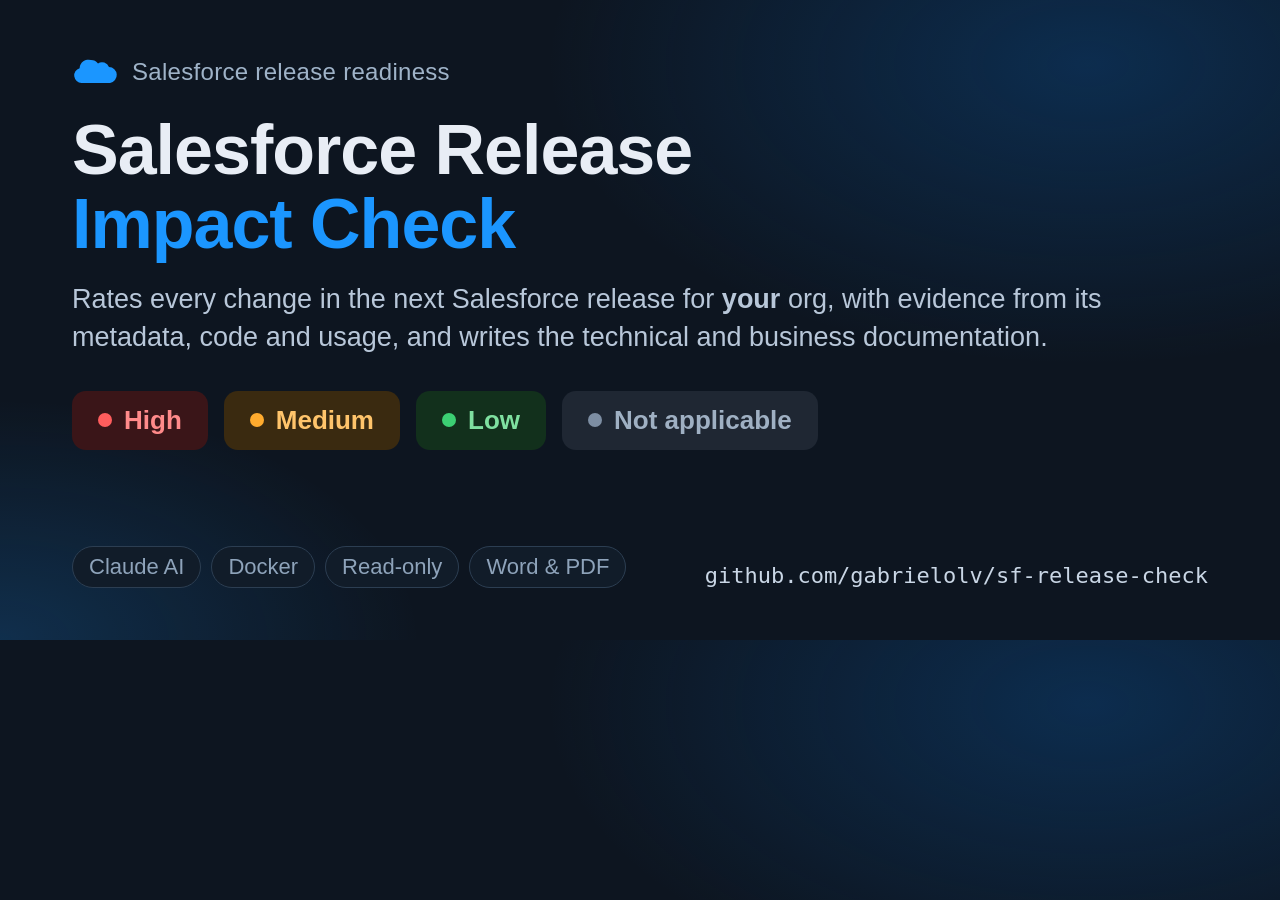
<file: docs/social-preview.html>
<!doctype html>
<!-- Source of docs/social-preview.png (1280x640, GitHub repo social preview). Re-render with headless Chrome/Edge:
     msedge --headless --screenshot=docs/social-preview.png --window-size=1280,640 docs/social-preview.html -->
<html><head><meta charset="utf-8"><style>
*{box-sizing:border-box;margin:0}
html,body{width:1280px;height:640px;overflow:hidden}
body{font-family:"Segoe UI",Arial,sans-serif;color:#e8edf5;
  background:radial-gradient(900px 500px at 85% 10%,#0b5cab55,transparent 60%),
             radial-gradient(700px 400px at 0% 100%,#1b96ff33,transparent 60%),#0d1520;
  padding:56px 72px 52px;display:flex;flex-direction:column}
.top{display:flex;align-items:center;gap:14px;font-size:24px;color:#9fb3c8;letter-spacing:.3px}
.cloud{width:46px;height:32px}
h1{font-size:70px;line-height:1.05;font-weight:700;margin-top:26px;letter-spacing:-1px}
h1 span{color:#1b96ff}
p.sub{font-size:27px;line-height:1.4;color:#b8c7d9;margin-top:20px;max-width:1120px}
.levels{display:flex;gap:16px;margin-top:34px}
.lv{border-radius:14px;padding:14px 26px;font-size:26px;font-weight:600;display:flex;align-items:center;gap:12px}
.lv i{width:14px;height:14px;border-radius:50%;display:inline-block}
.h{background:#3a1518;color:#ff8a8a}.h i{background:#ff5d5d}
.m{background:#3a2a10;color:#ffc46b}.m i{background:#ffab2e}
.l{background:#12301c;color:#7fe0a0}.l i{background:#3ccf73}
.na{background:#1f2733;color:#9fb0c3}.na i{background:#7d8ea3}
.foot{margin-top:auto;display:flex;justify-content:space-between;align-items:flex-end;font-size:22px;color:#8ea3ba}
.chips{display:flex;gap:10px}
.chip{border:1px solid #2c3e52;border-radius:999px;padding:7px 16px;background:#111c29}
.repo{font-family:Consolas,monospace;color:#c9d6e5}
</style></head><body>
  <div class="top">
    <svg class="cloud" viewBox="0 0 46 32" aria-hidden="true"><path fill="#1b96ff" d="M19 4a9 9 0 0 1 7 3.4A7.5 7.5 0 0 1 37 11a8 8 0 0 1 1 15.9H9.5A7.5 7.5 0 0 1 7.6 12.2 9 9 0 0 1 19 4z"/></svg>
    Salesforce release readiness
  </div>
  <h1>Salesforce Release<br><span>Impact Check</span></h1>
  <p class="sub">Rates every change in the next Salesforce release for <b>your</b> org, with evidence from its metadata,
    code and usage, and writes the technical and business documentation.</p>
  <div class="levels">
    <div class="lv h"><i></i>High</div><div class="lv m"><i></i>Medium</div>
    <div class="lv l"><i></i>Low</div><div class="lv na"><i></i>Not applicable</div>
  </div>
  <div class="foot">
    <div class="chips"><span class="chip">Claude AI</span><span class="chip">Docker</span><span class="chip">Read-only</span><span class="chip">Word &amp; PDF</span></div>
    <div class="repo">github.com/gabrielolv/sf-release-check</div>
  </div>
</body></html>
</file>
